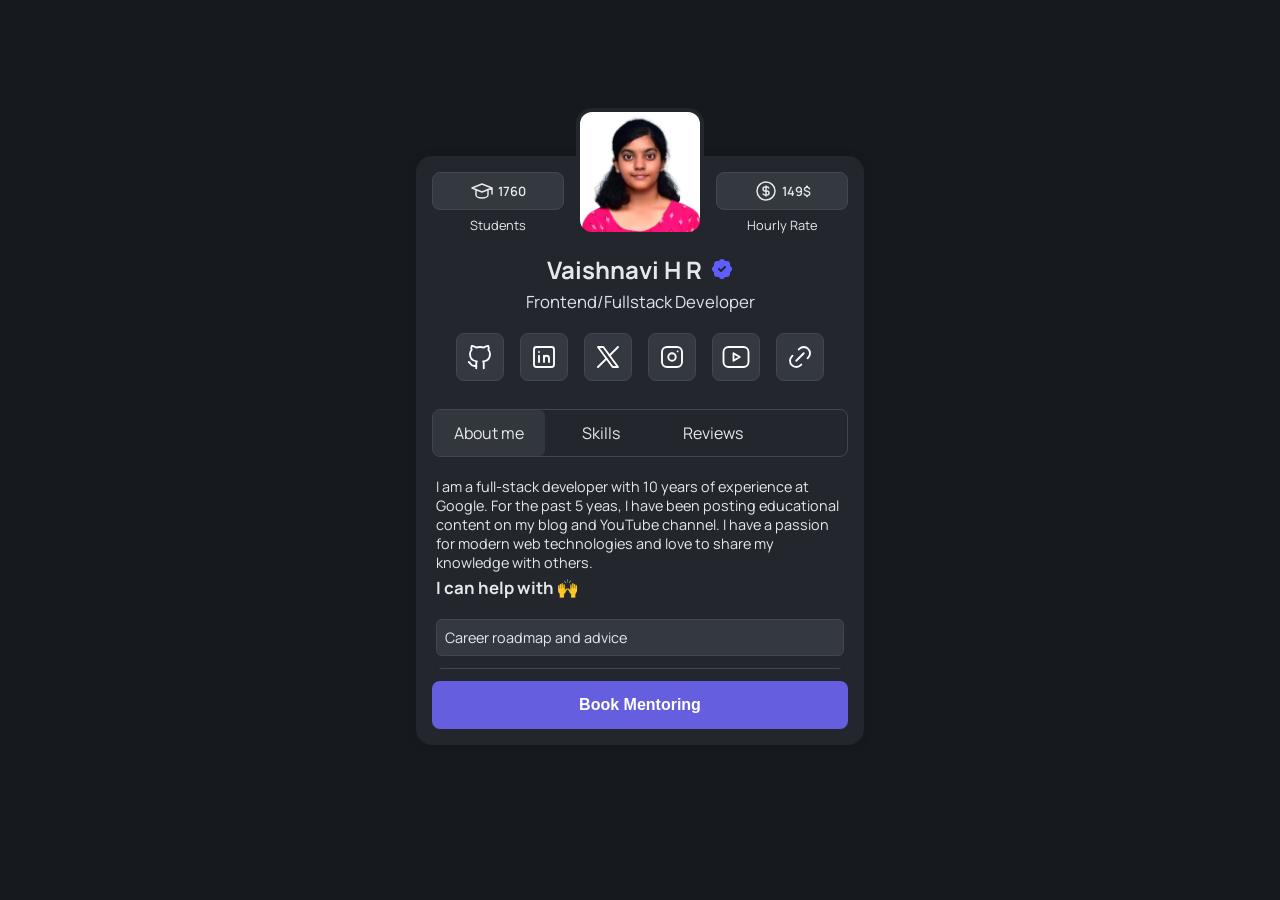
<file: index.html>
<!DOCTYPE html>
<html lang="en">

<head>
    <meta charset="UTF-8">
    <title>Profile</title>
    <meta name="viewport" content="width=device-width, initial-scale=1.0">
    <link rel="preconnect" href="https://fonts.googleapis.com">
    <link rel="preconnect" href="https://fonts.gstatic.com" crossorigin>
    <link href="https://fonts.googleapis.com/css2?family=Manrope:wght@200..800&display=swap" rel="stylesheet">
    <link rel="stylesheet" href="style.css">
</head>

<body>
    <div class="profile">
        <header class="profile__header">
            <div class="profile__highlight__wrapper">
                <div class="profile__highlight">
                    <svg xmlns="http://www.w3.org/2000/svg" class="icon icon-tabler icon-tabler-school" width="24"
                        height="24" viewBox="0 0 24 24" stroke-width="1.5" stroke="currentColor" fill="none"
                        stroke-linecap="round" stroke-linejoin="round">
                        <path stroke="none" d="M0 0h24v24H0z" fill="none" />
                        <path d="M22 9l-10 -4l-10 4l10 4l10 -4v6" />
                        <path d="M6 10.6v5.4a6 3 0 0 0 12 0v-5.4" />
                    </svg>
                    1760
                </div>
                Students
            </div>
            <div class="profile__avatar">
                <img src="assets/vv.JPG" loading="lazy" alt="Mentor profile">
            </div>
            <div class="profile__highlight__wrapper">
                <div class="profile__highlight">
                    <svg xmlns="http://www.w3.org/2000/svg" class="icon icon-tabler icon-tabler-coin" width="24"
                        height="24" viewBox="0 0 24 24" stroke-width="1.5" stroke="currentColor" fill="none"
                        stroke-linecap="round" stroke-linejoin="round">
                        <path stroke="none" d="M0 0h24v24H0z" fill="none" />
                        <path d="M12 12m-9 0a9 9 0 1 0 18 0a9 9 0 1 0 -18 0" />
                        <path d="M14.8 9a2 2 0 0 0 -1.8 -1h-2a2 2 0 1 0 0 4h2a2 2 0 1 1 0 4h-2a2 2 0 0 1 -1.8 -1" />
                        <path d="M12 7v10" />
                    </svg>
                    149$
                </div>
                Hourly Rate
            </div>
        </header>
        <div class="profile__name">
            <h2> Vaishnavi H R <img src="assets/verified.svg" alt="Verified Ticker"></h2>
            <p>Frontend/Fullstack Developer</p>
        </div>
        <ul class="social-links">
            <li>
                <a href="#">
                    <svg xmlns="http://www.w3.org/2000/svg" class="icon icon-tabler icon-tabler-brand-github" width="24"
                        height="24" viewBox="0 0 24 24" stroke-width="1.5" stroke="currentColor" fill="none"
                        stroke-linecap="round" stroke-linejoin="round">
                        <path stroke="none" d="M0 0h24v24H0z" fill="none" />
                        <path
                            d="M9 19c-4.3 1.4 -4.3 -2.5 -6 -3m12 5v-3.5c0 -1 .1 -1.4 -.5 -2c2.8 -.3 5.5 -1.4 5.5 -6a4.6 4.6 0 0 0 -1.3 -3.2a4.2 4.2 0 0 0 -.1 -3.2s-1.1 -.3 -3.5 1.3a12.3 12.3 0 0 0 -6.2 0c-2.4 -1.6 -3.5 -1.3 -3.5 -1.3a4.2 4.2 0 0 0 -.1 3.2a4.6 4.6 0 0 0 -1.3 3.2c0 4.6 2.7 5.7 5.5 6c-.6 .6 -.6 1.2 -.5 2v3.5" />
                    </svg>
                </a>
            </li>
            <li>
                <a href="#">
                    <svg xmlns="http://www.w3.org/2000/svg" class="icon icon-tabler icon-tabler-brand-linkedin"
                        width="24" height="24" viewBox="0 0 24 24" stroke-width="1.5" stroke="currentColor" fill="none"
                        stroke-linecap="round" stroke-linejoin="round">
                        <path stroke="none" d="M0 0h24v24H0z" fill="none" />
                        <path d="M4 4m0 2a2 2 0 0 1 2 -2h12a2 2 0 0 1 2 2v12a2 2 0 0 1 -2 2h-12a2 2 0 0 1 -2 -2z" />
                        <path d="M8 11l0 5" />
                        <path d="M8 8l0 .01" />
                        <path d="M12 16l0 -5" />
                        <path d="M16 16v-3a2 2 0 0 0 -4 0" />
                    </svg>
                </a>
            </li>
            <li>
                <a href="#">
                    <svg xmlns="http://www.w3.org/2000/svg" class="icon icon-tabler icon-tabler-brand-x" width="24"
                        height="24" viewBox="0 0 24 24" stroke-width="1.5" stroke="currentColor" fill="none"
                        stroke-linecap="round" stroke-linejoin="round">
                        <path stroke="none" d="M0 0h24v24H0z" fill="none" />
                        <path d="M4 4l11.733 16h4.267l-11.733 -16z" />
                        <path d="M4 20l6.768 -6.768m2.46 -2.46l6.772 -6.772" />
                    </svg>
                </a>
            </li>
            <li>
                <a href="#">
                    <svg xmlns="http://www.w3.org/2000/svg" class="icon icon-tabler icon-tabler-brand-instagram"
                        width="24" height="24" viewBox="0 0 24 24" stroke-width="1.5" stroke="currentColor" fill="none"
                        stroke-linecap="round" stroke-linejoin="round">
                        <path stroke="none" d="M0 0h24v24H0z" fill="none" />
                        <path d="M4 4m0 4a4 4 0 0 1 4 -4h8a4 4 0 0 1 4 4v8a4 4 0 0 1 -4 4h-8a4 4 0 0 1 -4 -4z" />
                        <path d="M12 12m-3 0a3 3 0 1 0 6 0a3 3 0 1 0 -6 0" />
                        <path d="M16.5 7.5l0 .01" />
                    </svg>
                </a>
            </li>
            <li>
                <a href="#"><svg xmlns="http://www.w3.org/2000/svg" class="icon icon-tabler icon-tabler-brand-youtube"
                        width="24" height="24" viewBox="0 0 24 24" stroke-width="1.5" stroke="currentColor" fill="none"
                        stroke-linecap="round" stroke-linejoin="round">
                        <path stroke="none" d="M0 0h24v24H0z" fill="none" />
                        <path d="M2 8a4 4 0 0 1 4 -4h12a4 4 0 0 1 4 4v8a4 4 0 0 1 -4 4h-12a4 4 0 0 1 -4 -4v-8z" />
                        <path d="M10 9l5 3l-5 3z" />
                    </svg>
                </a>
            </li>
            <li>
                <a href="#"><svg xmlns="http://www.w3.org/2000/svg" class="icon icon-tabler icon-tabler-link" width="24"
                        height="24" viewBox="0 0 24 24" stroke-width="1.5" stroke="currentColor" fill="none"
                        stroke-linecap="round" stroke-linejoin="round">
                        <path stroke="none" d="M0 0h24v24H0z" fill="none" />
                        <path d="M9 15l6 -6" />
                        <path d="M11 6l.463 -.536a5 5 0 0 1 7.071 7.072l-.534 .464" />
                        <path d="M13 18l-.397 .534a5.068 5.068 0 0 1 -7.127 0a4.972 4.972 0 0 1 0 -7.071l.524 -.463" />
                    </svg>
                </a>
            </li>
        </ul>
        <main>
            <div class="tabs-wrapper">
                <ul class="tabs">
                    <li class="active">
                        <a id="tab1" href="#about">About me</a>
                    </li>
                    <li>
                        <a id="tab2" href="#skills">Skills</a>
                    </li>
                    <li>
                        <a id="tab3" href="#reviews">Reviews</a>
                    </li>
                    <li id="active-bg"></li>
                </ul>
            </div>
            <div id="tab1-content" class="tab-content tab-content--active">
                <p>
                    I am a full-stack developer with 10 years of experience at Google. For the past 5 yeas, I
                    have been posting educational content on my blog and YouTube channel. I have a passion for modern
                    web technologies and love to share my knowledge with others.
                </p>
                <h3>I can help with &#128588;
                </h3>
                <ul class="content-links">
                    <li>
                        <a href="#career">Career roadmap and advice

                        </a>
                    </li>
                    <li><a href="#interview">Interview preparation</a></li>
                    <li><a href="#web-development">Web development</a></li>
                </ul>
            </div>
            <div id="tab2-content" class="tab-content">
                <p>
                    My content is focused on the latest web development technologies and tools. Here is the overview
                    👨‍💻
                </p>
                <ul class="content-links">
                    <li>
                        <a href="#html-css">
                            HTML, CSS
                        </a>
                    </li>
                    <li>
                        <a href="#javascript">
                            JavaScript
                        </a>
                    </li>
                    <li>
                        <a href="#react-and-nextjs">
                            React and Next.js
                        </a>
                    </li>
                    <li>
                        <a href="#nodejs">
                            Node.js (REST, GraphQL)
                        </a>
                    </li>
                </ul>
            </div>
            <div id="tab3-content" class="tab-content">
                <p>
                    Here are some of the reviews from my students 📚
                </p>
                <ul class="reviews">
                    <li>
                        <article class="review">
                            <div class="review__avatar">
                                <img src="assets/joe.jpg" alt="Avatar">
                            </div>
                            <div class="review__content">
                                <h4>Joe Doe</h4>
                                <p>
                                    Melissa is a great mentor. She helped me to prepare for the interview and
                                    provided me with valuable feedback on my projects. I would highly recommend her
                                    to anyone who is looking for a mentor.
                                </p>
                            </div>
                        </article>
                    </li>
                    <li>
                        <article class="review">
                            <div class="review__avatar">
                                <img src="assets/jane.jpg" alt="Avatar">
                            </div>
                            <div class="review__content">
                                <h4>Jane Doe</h4>
                                <p>
                                    Melissa is awesome at explaining complex topics in a simple way. I have
                                    learned a lot from her and would recommend her to anyone who is looking for a
                                    mentor.
                                </p>
                            </div>
                        </article>
                    </li>
                </ul>
            </div>
        </main>
        <button class="btn btn--primary">
            Book Mentoring
        </button>
    </div>
    <script src="script.js"></script>
</body>

</html>
</file>
<file: style.css>
:root {
    --primary: #655FDF;
    --primary-darker: #3A45EF;
    --bg: #16191E;
    --white: #FFF;
    --profile-bg: #23262D;
    --socials-bg: #343841;
    --socials-border: #42474D;
    --highlight-bg: #34393F;
    --text-bg: #E0E3EA;
    --text: #E6E9EB;
    --border-color: #42474D;
    --social-color: #6B6C6E;
    --active: #7774B5;
    --tab-bg: #32373D;
    --tabs-border: #42474D;
    --tab-width: 7rem;
    --tabs-gap: 0rem;
    --tab-radius: 0.4rem;
    --scrollbar-thumb: #e4e3f3;
    --scrollbar-bg: #F2F6F5;
}

* {
    margin: 0;
    padding: 0;
    box-sizing: border-box;
}

*:focus {
    outline: 1px solid var(--primary);
    outline-offset: 0;
}

*::selection {
    background: var(--primary);
    color: var(--white);
}

*::-webkit-scrollbar {
    width: 0.5rem;
    height: 0.5rem;
    background: var(--scrollbar-bg);
    border-radius: 9.99rem;
}

*::-webkit-scrollbar-thumb {
    background: var(--scrollbar-thumb);
    border-radius: 9.99rem;
}

body {
    font-family: 'Manrope', sans-serif;
    background: var(--bg);
    color: var(--text);
    display: flex;
    justify-content: center;
    flex-direction: column;
    height: 100vh;
    user-select: none;
}

.profile {
    background: var(--profile-bg);
    padding: 1rem;
    border-radius: 1rem;
    box-shadow: 0 0 10px rgba(0, 0, 0, 0.1);
    width: 100%;
    max-width: 28rem;
    min-width: 20rem;
    margin: 0 auto;
    gap: 0.75rem;
    display: flex;
    flex-direction: column;
    align-items: center;
    justify-content: space-between;
}

.profile__highlight__wrapper {
    display: flex;
    flex-direction: column;
    align-items: center;
    gap: 0.35rem;
    font-size: 0.8rem;
    width: 100%;
    flex-grow: 1;
}

.profile__highlight {
    padding: 0.4rem;
    border-radius: 0.5rem;
    font-weight: 600;
    width: 100%;
    display: flex;
    align-items: center;
    justify-content: center;
    gap: 0.25rem;
    background: var(--highlight-bg);
    border: 1px solid var(--border-color);
}

.profile__header {
    display: flex;
    justify-content: space-between;
    align-items: start;
    width: 100%;
    gap: 0.75rem;
}

.profile__name {
    display: flex;
    flex-direction: column;
    align-items: center;
    text-align: center;
    gap: 0.25rem;
    color: var(--text);
}

.profile__name h2 {
    display: flex;
    align-items: center;
    font-size: 1.5rem;
    gap: 0.5rem;
}

.profile__name p {
    font-size: 1.05rem;
    color: var(--text-bg);
}

.profile__avatar {
    flex-grow: 3;
    max-width: 8rem;
    min-width: 5rem;
}

.profile__avatar img {
    position: relative;
    width: 100%;
    aspect-ratio: 1/1;
    object-fit: cover;
    border-radius: 1rem;
    margin: 0 auto;
    margin-top: -50%;
    border: 4px solid var(--profile-bg);
}

.social-links {
    display: flex;
    margin: 0.5rem auto 1rem auto;
    width: 100%;
    justify-content: center;
    list-style-type: none;
    gap: 1rem;
    flex-wrap: wrap;
}

.social-links a {
    background: var(--socials-bg);
    padding: 0.5rem;
    border-radius: 0.5rem;
    display: flex;
    width: 3rem;
    height: 3rem;
    align-items: center;
    justify-content: center;
    gap: 0.5rem;
    border: 1px solid var(--socials-border);
    color: var(--social-color);
    transition: all 0.3s;
}

.social-links a svg {
    width: 100%;
    height: 100%;
    stroke: var(--white);
}

.social-links a:hover {
    border: 1px solid var(--active);
}

.social-links a:hover svg {
    stroke: var(--active);
}

.btn {
    background: var(--primary);
    color: var(--white);
    padding: 0.5rem 1rem;
    border-radius: 0.5rem;
    width: 100%;
    font-size: 1rem;
    font-weight: 600;
    min-height: 3rem;
    border: none;
    cursor: pointer;
    transition: all 0.3s;
}

.btn--primary {
    background: var(--primary);
}

.btn--primary:hover {
    background: var(--primary-darker);
}

.profile main {
    display: flex;
    flex-direction: column;
    gap: 1rem;
    width: 100%;
}

.tabs-wrapper {
    overflow-x: auto;
    padding-bottom: 0.25rem;
}

.tabs {
    position: relative;
    display: flex;
    gap: var(--tabs-gap);
    border: 1px solid var(--tabs-border);
    border-radius: 0.5rem;
    min-height: 3rem;
    list-style-type: none;
}

.tabs li {
    display: flex;
    z-index: 3;
}

.tabs li a {
    padding: 0.75rem 1rem;
    border-radius: var(--tab-radius);
    transition: all 0.3s;
    display: flex;
    align-items: center;
    justify-content: center;
    white-space: nowrap;
    color: var(--text);
    text-decoration: none;
    text-align: center;
    border: none;
    min-width: var(--tab-width);
    outline: none;
}

.tabs li a:hover {
    color: var(--active);
}

.tabs li a.active {
    color: var(--active);
}

.tab-content {
    display: none;
    overflow-y: auto;
}

.tab-content ul {
    list-style-type: disc;
}

.tab-content--active {
    display: flex;
    flex-direction: column;
    gap: 0.25rem;
    height: 12rem;
    padding: 0 0.25rem;
    font-size: 0.9rem;
    padding-bottom: 1rem;
}

#active-bg {
    position: absolute;
    width: 100%;
    isolation: isolate;
    max-width: var(--tab-width);
    height: 100%;
    bottom: 0;
    background: var(--tab-bg);
    z-index: 1;
    transition: 0.5s;
    border-radius: var(--tab-radius);
}

.tabs li:nth-child(1):has(.active)~#active-bg {
    transform: translateX(calc(0));
}

.tabs li:nth-child(2):has(.active)~#active-bg {
    transform: translateX(calc(var(--tab-width) + var(--tabs-gap)));
}

.tabs li:nth-child(3):has(.active)~#active-bg {
    transform: translateX(calc(var(--tab-width)*2 + var(--tabs-gap)*2));
}

.content-links {
    list-style-type: none;
    display: flex;
    flex-direction: column;
    margin-top: 0.5rem;
    gap: 0.75rem;
    padding: 0.5rem 0;
}

.content-links li a {
    display: flex;
    background: var(--socials-bg);
    align-items: center;
    gap: 0.5rem;
    border-radius: 0.35rem;
    color: var(--text);
    padding: 0.5rem;
    text-decoration: none;
    border: 1px solid var(--border-color);
    transition: all 0.3s;
}

.content-links li a:hover {
    border: 1px solid var(--active);
    color: var(--active);
}

.reviews {
    margin-top: 1rem;
    display: flex;
    flex-direction: column;
    gap: 1rem;
    width: 100%;
}

.review {
    display: flex;
    gap: 0.5rem;
    align-items: start;
    padding: 0.5rem;
    border-radius: 0.5rem;
    background: var(--highlight-bg);
    border: 1px solid var(--border-color);
}

.review img {
    width: 3rem;
    aspect-ratio: 1/1;
    object-fit: cover;
    border-radius: 50%;
}
</file>
